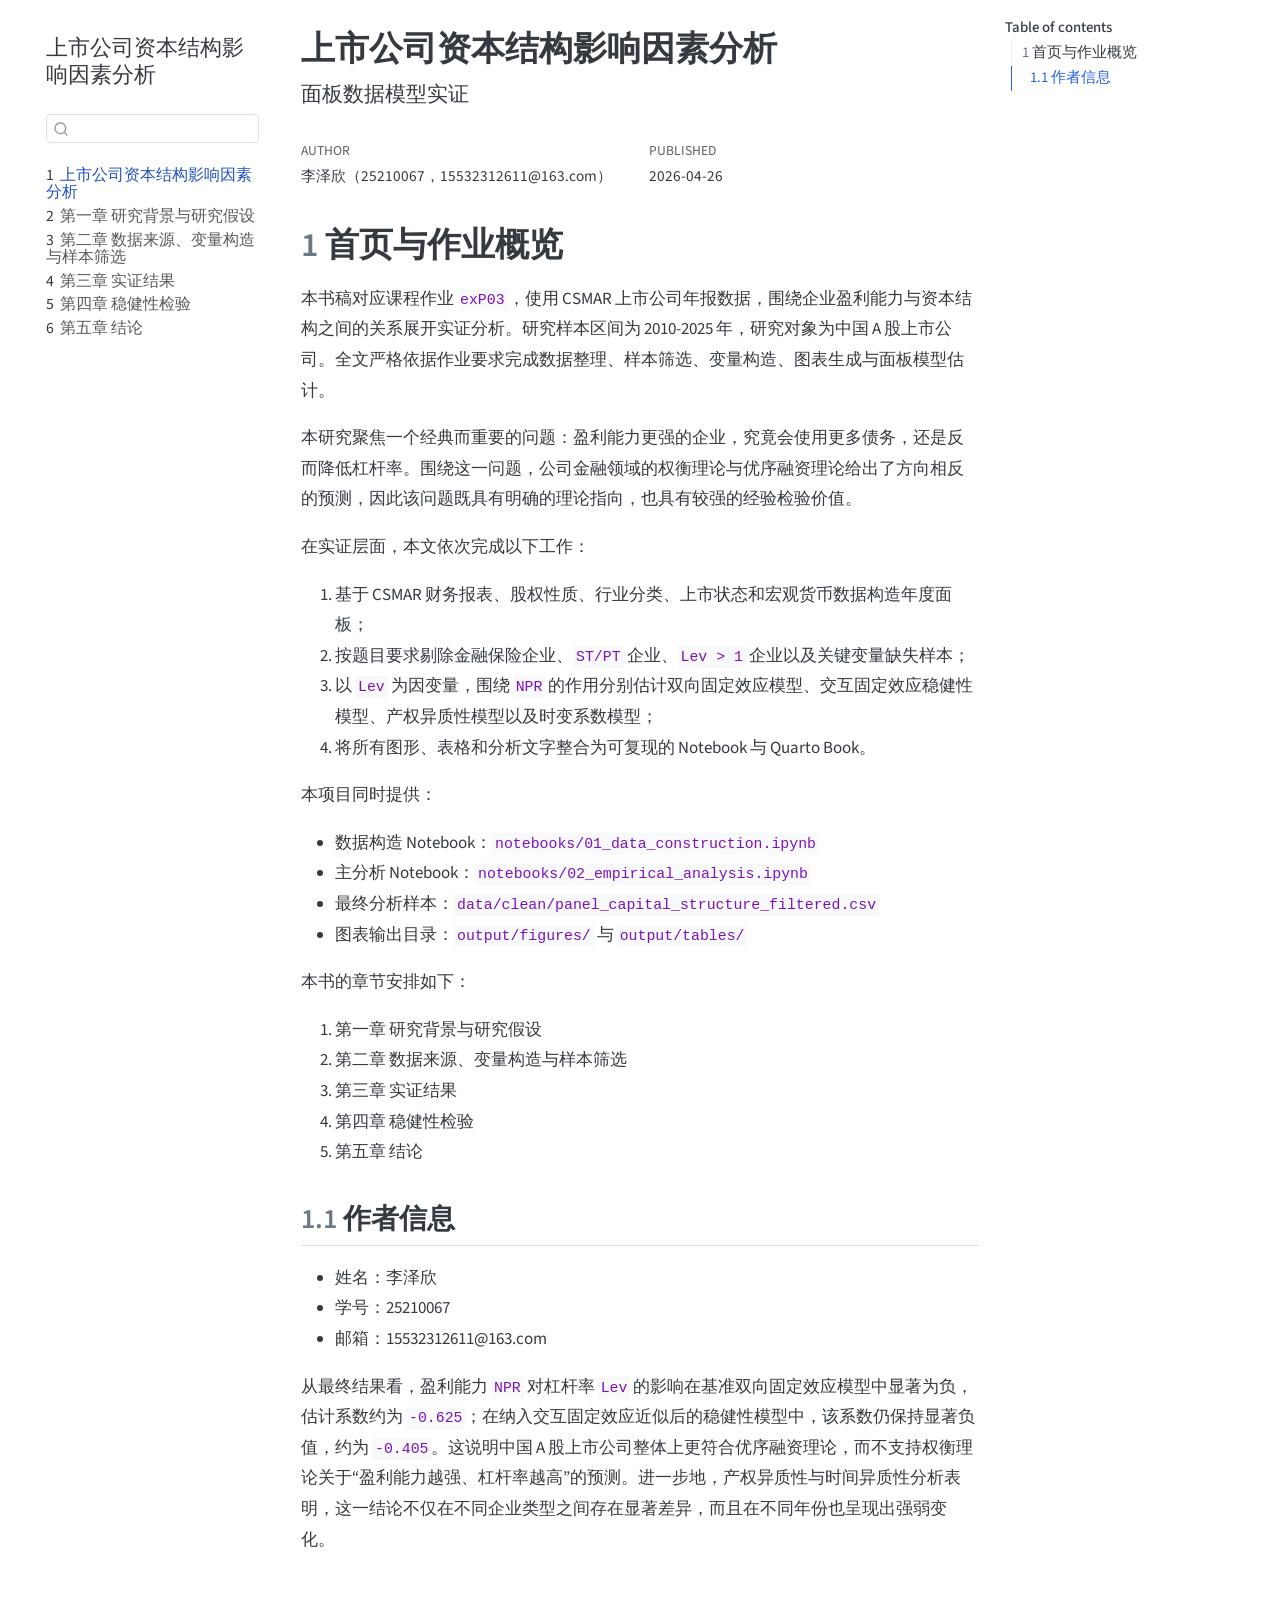
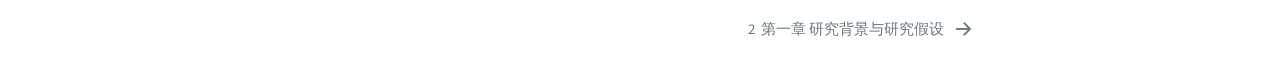
<file: docs/index.html>
<!DOCTYPE html>
<html xmlns="http://www.w3.org/1999/xhtml" lang="en" xml:lang="en"><head>

<meta charset="utf-8">
<meta name="generator" content="quarto-1.7.31">

<meta name="viewport" content="width=device-width, initial-scale=1.0, user-scalable=yes">

<meta name="author" content="李泽欣（25210067，15532312611@163.com）">
<meta name="dcterms.date" content="2026-04-26">

<title>上市公司资本结构影响因素分析</title>
<style>
code{white-space: pre-wrap;}
span.smallcaps{font-variant: small-caps;}
div.columns{display: flex; gap: min(4vw, 1.5em);}
div.column{flex: auto; overflow-x: auto;}
div.hanging-indent{margin-left: 1.5em; text-indent: -1.5em;}
ul.task-list{list-style: none;}
ul.task-list li input[type="checkbox"] {
  width: 0.8em;
  margin: 0 0.8em 0.2em -1em; /* quarto-specific, see https://github.com/quarto-dev/quarto-cli/issues/4556 */ 
  vertical-align: middle;
}
</style>


<script src="site_libs/quarto-nav/quarto-nav.js"></script>
<script src="site_libs/quarto-nav/headroom.min.js"></script>
<script src="site_libs/clipboard/clipboard.min.js"></script>
<script src="site_libs/quarto-search/autocomplete.umd.js"></script>
<script src="site_libs/quarto-search/fuse.min.js"></script>
<script src="site_libs/quarto-search/quarto-search.js"></script>
<meta name="quarto:offset" content="./">
<link href="./chapters/01_introduction.html" rel="next">
<script src="site_libs/quarto-html/quarto.js" type="module"></script>
<script src="site_libs/quarto-html/tabsets/tabsets.js" type="module"></script>
<script src="site_libs/quarto-html/popper.min.js"></script>
<script src="site_libs/quarto-html/tippy.umd.min.js"></script>
<script src="site_libs/quarto-html/anchor.min.js"></script>
<link href="site_libs/quarto-html/tippy.css" rel="stylesheet">
<link href="site_libs/quarto-html/quarto-syntax-highlighting-e1a5c8363afafaef2c763b6775fbf3ca.css" rel="stylesheet" id="quarto-text-highlighting-styles">
<script src="site_libs/bootstrap/bootstrap.min.js"></script>
<link href="site_libs/bootstrap/bootstrap-icons.css" rel="stylesheet">
<link href="site_libs/bootstrap/bootstrap-485d01fc63b59abcd3ee1bf1e8e2748d.min.css" rel="stylesheet" append-hash="true" id="quarto-bootstrap" data-mode="light">
<script id="quarto-search-options" type="application/json">{
  "location": "sidebar",
  "copy-button": false,
  "collapse-after": 3,
  "panel-placement": "start",
  "type": "textbox",
  "limit": 50,
  "keyboard-shortcut": [
    "f",
    "/",
    "s"
  ],
  "show-item-context": false,
  "language": {
    "search-no-results-text": "No results",
    "search-matching-documents-text": "matching documents",
    "search-copy-link-title": "Copy link to search",
    "search-hide-matches-text": "Hide additional matches",
    "search-more-match-text": "more match in this document",
    "search-more-matches-text": "more matches in this document",
    "search-clear-button-title": "Clear",
    "search-text-placeholder": "",
    "search-detached-cancel-button-title": "Cancel",
    "search-submit-button-title": "Submit",
    "search-label": "Search"
  }
}</script>


<link rel="stylesheet" href="styles.css">
</head>

<body class="nav-sidebar floating quarto-light">

<div id="quarto-search-results"></div>
  <header id="quarto-header" class="headroom fixed-top">
  <nav class="quarto-secondary-nav">
    <div class="container-fluid d-flex">
      <button type="button" class="quarto-btn-toggle btn" data-bs-toggle="collapse" role="button" data-bs-target=".quarto-sidebar-collapse-item" aria-controls="quarto-sidebar" aria-expanded="false" aria-label="Toggle sidebar navigation" onclick="if (window.quartoToggleHeadroom) { window.quartoToggleHeadroom(); }">
        <i class="bi bi-layout-text-sidebar-reverse"></i>
      </button>
        <nav class="quarto-page-breadcrumbs" aria-label="breadcrumb"><ol class="breadcrumb"><li class="breadcrumb-item"><a href="./index.html"><span class="chapter-number">1</span>&nbsp; <span class="chapter-title">上市公司资本结构影响因素分析</span></a></li></ol></nav>
        <a class="flex-grow-1" role="navigation" data-bs-toggle="collapse" data-bs-target=".quarto-sidebar-collapse-item" aria-controls="quarto-sidebar" aria-expanded="false" aria-label="Toggle sidebar navigation" onclick="if (window.quartoToggleHeadroom) { window.quartoToggleHeadroom(); }">      
        </a>
      <button type="button" class="btn quarto-search-button" aria-label="Search" onclick="window.quartoOpenSearch();">
        <i class="bi bi-search"></i>
      </button>
    </div>
  </nav>
</header>
<!-- content -->
<div id="quarto-content" class="quarto-container page-columns page-rows-contents page-layout-article">
<!-- sidebar -->
  <nav id="quarto-sidebar" class="sidebar collapse collapse-horizontal quarto-sidebar-collapse-item sidebar-navigation floating overflow-auto">
    <div class="pt-lg-2 mt-2 text-left sidebar-header">
    <div class="sidebar-title mb-0 py-0">
      <a href="./">上市公司资本结构影响因素分析</a> 
    </div>
      </div>
        <div class="mt-2 flex-shrink-0 align-items-center">
        <div class="sidebar-search">
        <div id="quarto-search" class="" title="Search"></div>
        </div>
        </div>
    <div class="sidebar-menu-container"> 
    <ul class="list-unstyled mt-1">
        <li class="sidebar-item">
  <div class="sidebar-item-container"> 
  <a href="./index.html" class="sidebar-item-text sidebar-link active">
 <span class="menu-text"><span class="chapter-number">1</span>&nbsp; <span class="chapter-title">上市公司资本结构影响因素分析</span></span></a>
  </div>
</li>
        <li class="sidebar-item">
  <div class="sidebar-item-container"> 
  <a href="./chapters/01_introduction.html" class="sidebar-item-text sidebar-link">
 <span class="menu-text"><span class="chapter-number">2</span>&nbsp; <span class="chapter-title">第一章 研究背景与研究假设</span></span></a>
  </div>
</li>
        <li class="sidebar-item">
  <div class="sidebar-item-container"> 
  <a href="./chapters/02_data_variables.html" class="sidebar-item-text sidebar-link">
 <span class="menu-text"><span class="chapter-number">3</span>&nbsp; <span class="chapter-title">第二章 数据来源、变量构造与样本筛选</span></span></a>
  </div>
</li>
        <li class="sidebar-item">
  <div class="sidebar-item-container"> 
  <a href="./chapters/03_empirical_results.html" class="sidebar-item-text sidebar-link">
 <span class="menu-text"><span class="chapter-number">4</span>&nbsp; <span class="chapter-title">第三章 实证结果</span></span></a>
  </div>
</li>
        <li class="sidebar-item">
  <div class="sidebar-item-container"> 
  <a href="./chapters/04_robustness_checks.html" class="sidebar-item-text sidebar-link">
 <span class="menu-text"><span class="chapter-number">5</span>&nbsp; <span class="chapter-title">第四章 稳健性检验</span></span></a>
  </div>
</li>
        <li class="sidebar-item">
  <div class="sidebar-item-container"> 
  <a href="./chapters/05_conclusion.html" class="sidebar-item-text sidebar-link">
 <span class="menu-text"><span class="chapter-number">6</span>&nbsp; <span class="chapter-title">第五章 结论</span></span></a>
  </div>
</li>
    </ul>
    </div>
</nav>
<div id="quarto-sidebar-glass" class="quarto-sidebar-collapse-item" data-bs-toggle="collapse" data-bs-target=".quarto-sidebar-collapse-item"></div>
<!-- margin-sidebar -->
    <div id="quarto-margin-sidebar" class="sidebar margin-sidebar">
        <nav id="TOC" role="doc-toc" class="toc-active">
    <h2 id="toc-title">Table of contents</h2>
   
  <ul>
  <li><a href="#首页与作业概览" id="toc-首页与作业概览" class="nav-link active" data-scroll-target="#首页与作业概览"><span class="header-section-number">1</span> 首页与作业概览</a>
  <ul class="collapse">
  <li><a href="#作者信息" id="toc-作者信息" class="nav-link" data-scroll-target="#作者信息"><span class="header-section-number">1.1</span> 作者信息</a></li>
  </ul></li>
  </ul>
</nav>
    </div>
<!-- main -->
<main class="content" id="quarto-document-content">

<header id="title-block-header" class="quarto-title-block default">
<div class="quarto-title">
<h1 class="title">上市公司资本结构影响因素分析</h1>
<p class="subtitle lead">面板数据模型实证</p>
</div>



<div class="quarto-title-meta">

    <div>
    <div class="quarto-title-meta-heading">Author</div>
    <div class="quarto-title-meta-contents">
             <p>李泽欣（25210067，15532312611@163.com） </p>
          </div>
  </div>
    
    <div>
    <div class="quarto-title-meta-heading">Published</div>
    <div class="quarto-title-meta-contents">
      <p class="date">2026-04-26</p>
    </div>
  </div>
  
    
  </div>
  


</header>


<section id="首页与作业概览" class="level1" data-number="1">
<h1 data-number="1"><span class="header-section-number">1</span> 首页与作业概览</h1>
<p>本书稿对应课程作业 <code>exP03</code>，使用 CSMAR 上市公司年报数据，围绕企业盈利能力与资本结构之间的关系展开实证分析。研究样本区间为 2010-2025 年，研究对象为中国 A 股上市公司。全文严格依据作业要求完成数据整理、样本筛选、变量构造、图表生成与面板模型估计。</p>
<p>本研究聚焦一个经典而重要的问题：盈利能力更强的企业，究竟会使用更多债务，还是反而降低杠杆率。围绕这一问题，公司金融领域的权衡理论与优序融资理论给出了方向相反的预测，因此该问题既具有明确的理论指向，也具有较强的经验检验价值。</p>
<p>在实证层面，本文依次完成以下工作：</p>
<ol type="1">
<li>基于 CSMAR 财务报表、股权性质、行业分类、上市状态和宏观货币数据构造年度面板；</li>
<li>按题目要求剔除金融保险企业、<code>ST/PT</code> 企业、<code>Lev &gt; 1</code> 企业以及关键变量缺失样本；</li>
<li>以 <code>Lev</code> 为因变量，围绕 <code>NPR</code> 的作用分别估计双向固定效应模型、交互固定效应稳健性模型、产权异质性模型以及时变系数模型；</li>
<li>将所有图形、表格和分析文字整合为可复现的 Notebook 与 Quarto Book。</li>
</ol>
<p>本项目同时提供：</p>
<ul>
<li>数据构造 Notebook：<code>notebooks/01_data_construction.ipynb</code></li>
<li>主分析 Notebook：<code>notebooks/02_empirical_analysis.ipynb</code></li>
<li>最终分析样本：<code>data/clean/panel_capital_structure_filtered.csv</code></li>
<li>图表输出目录：<code>output/figures/</code> 与 <code>output/tables/</code></li>
</ul>
<p>本书的章节安排如下：</p>
<ol type="1">
<li>第一章 研究背景与研究假设</li>
<li>第二章 数据来源、变量构造与样本筛选</li>
<li>第三章 实证结果</li>
<li>第四章 稳健性检验</li>
<li>第五章 结论</li>
</ol>
<section id="作者信息" class="level2" data-number="1.1">
<h2 data-number="1.1" class="anchored" data-anchor-id="作者信息"><span class="header-section-number">1.1</span> 作者信息</h2>
<ul>
<li>姓名：李泽欣</li>
<li>学号：25210067</li>
<li>邮箱：15532312611@163.com</li>
</ul>
<p>从最终结果看，盈利能力 <code>NPR</code> 对杠杆率 <code>Lev</code> 的影响在基准双向固定效应模型中显著为负，估计系数约为 <code>-0.625</code>；在纳入交互固定效应近似后的稳健性模型中，该系数仍保持显著负值，约为 <code>-0.405</code>。这说明中国 A 股上市公司整体上更符合优序融资理论，而不支持权衡理论关于“盈利能力越强、杠杆率越高”的预测。进一步地，产权异质性与时间异质性分析表明，这一结论不仅在不同企业类型之间存在显著差异，而且在不同年份也呈现出强弱变化。</p>


</section>
</section>

</main> <!-- /main -->
<script id="quarto-html-after-body" type="application/javascript">
  window.document.addEventListener("DOMContentLoaded", function (event) {
    const icon = "";
    const anchorJS = new window.AnchorJS();
    anchorJS.options = {
      placement: 'right',
      icon: icon
    };
    anchorJS.add('.anchored');
    const isCodeAnnotation = (el) => {
      for (const clz of el.classList) {
        if (clz.startsWith('code-annotation-')) {                     
          return true;
        }
      }
      return false;
    }
    const onCopySuccess = function(e) {
      // button target
      const button = e.trigger;
      // don't keep focus
      button.blur();
      // flash "checked"
      button.classList.add('code-copy-button-checked');
      var currentTitle = button.getAttribute("title");
      button.setAttribute("title", "Copied!");
      let tooltip;
      if (window.bootstrap) {
        button.setAttribute("data-bs-toggle", "tooltip");
        button.setAttribute("data-bs-placement", "left");
        button.setAttribute("data-bs-title", "Copied!");
        tooltip = new bootstrap.Tooltip(button, 
          { trigger: "manual", 
            customClass: "code-copy-button-tooltip",
            offset: [0, -8]});
        tooltip.show();    
      }
      setTimeout(function() {
        if (tooltip) {
          tooltip.hide();
          button.removeAttribute("data-bs-title");
          button.removeAttribute("data-bs-toggle");
          button.removeAttribute("data-bs-placement");
        }
        button.setAttribute("title", currentTitle);
        button.classList.remove('code-copy-button-checked');
      }, 1000);
      // clear code selection
      e.clearSelection();
    }
    const getTextToCopy = function(trigger) {
        const codeEl = trigger.previousElementSibling.cloneNode(true);
        for (const childEl of codeEl.children) {
          if (isCodeAnnotation(childEl)) {
            childEl.remove();
          }
        }
        return codeEl.innerText;
    }
    const clipboard = new window.ClipboardJS('.code-copy-button:not([data-in-quarto-modal])', {
      text: getTextToCopy
    });
    clipboard.on('success', onCopySuccess);
    if (window.document.getElementById('quarto-embedded-source-code-modal')) {
      const clipboardModal = new window.ClipboardJS('.code-copy-button[data-in-quarto-modal]', {
        text: getTextToCopy,
        container: window.document.getElementById('quarto-embedded-source-code-modal')
      });
      clipboardModal.on('success', onCopySuccess);
    }
      var localhostRegex = new RegExp(/^(?:http|https):\/\/localhost\:?[0-9]*\//);
      var mailtoRegex = new RegExp(/^mailto:/);
        var filterRegex = new RegExp('/' + window.location.host + '/');
      var isInternal = (href) => {
          return filterRegex.test(href) || localhostRegex.test(href) || mailtoRegex.test(href);
      }
      // Inspect non-navigation links and adorn them if external
     var links = window.document.querySelectorAll('a[href]:not(.nav-link):not(.navbar-brand):not(.toc-action):not(.sidebar-link):not(.sidebar-item-toggle):not(.pagination-link):not(.no-external):not([aria-hidden]):not(.dropdown-item):not(.quarto-navigation-tool):not(.about-link)');
      for (var i=0; i<links.length; i++) {
        const link = links[i];
        if (!isInternal(link.href)) {
          // undo the damage that might have been done by quarto-nav.js in the case of
          // links that we want to consider external
          if (link.dataset.originalHref !== undefined) {
            link.href = link.dataset.originalHref;
          }
        }
      }
    function tippyHover(el, contentFn, onTriggerFn, onUntriggerFn) {
      const config = {
        allowHTML: true,
        maxWidth: 500,
        delay: 100,
        arrow: false,
        appendTo: function(el) {
            return el.parentElement;
        },
        interactive: true,
        interactiveBorder: 10,
        theme: 'quarto',
        placement: 'bottom-start',
      };
      if (contentFn) {
        config.content = contentFn;
      }
      if (onTriggerFn) {
        config.onTrigger = onTriggerFn;
      }
      if (onUntriggerFn) {
        config.onUntrigger = onUntriggerFn;
      }
      window.tippy(el, config); 
    }
    const noterefs = window.document.querySelectorAll('a[role="doc-noteref"]');
    for (var i=0; i<noterefs.length; i++) {
      const ref = noterefs[i];
      tippyHover(ref, function() {
        // use id or data attribute instead here
        let href = ref.getAttribute('data-footnote-href') || ref.getAttribute('href');
        try { href = new URL(href).hash; } catch {}
        const id = href.replace(/^#\/?/, "");
        const note = window.document.getElementById(id);
        if (note) {
          return note.innerHTML;
        } else {
          return "";
        }
      });
    }
    const xrefs = window.document.querySelectorAll('a.quarto-xref');
    const processXRef = (id, note) => {
      // Strip column container classes
      const stripColumnClz = (el) => {
        el.classList.remove("page-full", "page-columns");
        if (el.children) {
          for (const child of el.children) {
            stripColumnClz(child);
          }
        }
      }
      stripColumnClz(note)
      if (id === null || id.startsWith('sec-')) {
        // Special case sections, only their first couple elements
        const container = document.createElement("div");
        if (note.children && note.children.length > 2) {
          container.appendChild(note.children[0].cloneNode(true));
          for (let i = 1; i < note.children.length; i++) {
            const child = note.children[i];
            if (child.tagName === "P" && child.innerText === "") {
              continue;
            } else {
              container.appendChild(child.cloneNode(true));
              break;
            }
          }
          if (window.Quarto?.typesetMath) {
            window.Quarto.typesetMath(container);
          }
          return container.innerHTML
        } else {
          if (window.Quarto?.typesetMath) {
            window.Quarto.typesetMath(note);
          }
          return note.innerHTML;
        }
      } else {
        // Remove any anchor links if they are present
        const anchorLink = note.querySelector('a.anchorjs-link');
        if (anchorLink) {
          anchorLink.remove();
        }
        if (window.Quarto?.typesetMath) {
          window.Quarto.typesetMath(note);
        }
        if (note.classList.contains("callout")) {
          return note.outerHTML;
        } else {
          return note.innerHTML;
        }
      }
    }
    for (var i=0; i<xrefs.length; i++) {
      const xref = xrefs[i];
      tippyHover(xref, undefined, function(instance) {
        instance.disable();
        let url = xref.getAttribute('href');
        let hash = undefined; 
        if (url.startsWith('#')) {
          hash = url;
        } else {
          try { hash = new URL(url).hash; } catch {}
        }
        if (hash) {
          const id = hash.replace(/^#\/?/, "");
          const note = window.document.getElementById(id);
          if (note !== null) {
            try {
              const html = processXRef(id, note.cloneNode(true));
              instance.setContent(html);
            } finally {
              instance.enable();
              instance.show();
            }
          } else {
            // See if we can fetch this
            fetch(url.split('#')[0])
            .then(res => res.text())
            .then(html => {
              const parser = new DOMParser();
              const htmlDoc = parser.parseFromString(html, "text/html");
              const note = htmlDoc.getElementById(id);
              if (note !== null) {
                const html = processXRef(id, note);
                instance.setContent(html);
              } 
            }).finally(() => {
              instance.enable();
              instance.show();
            });
          }
        } else {
          // See if we can fetch a full url (with no hash to target)
          // This is a special case and we should probably do some content thinning / targeting
          fetch(url)
          .then(res => res.text())
          .then(html => {
            const parser = new DOMParser();
            const htmlDoc = parser.parseFromString(html, "text/html");
            const note = htmlDoc.querySelector('main.content');
            if (note !== null) {
              // This should only happen for chapter cross references
              // (since there is no id in the URL)
              // remove the first header
              if (note.children.length > 0 && note.children[0].tagName === "HEADER") {
                note.children[0].remove();
              }
              const html = processXRef(null, note);
              instance.setContent(html);
            } 
          }).finally(() => {
            instance.enable();
            instance.show();
          });
        }
      }, function(instance) {
      });
    }
        let selectedAnnoteEl;
        const selectorForAnnotation = ( cell, annotation) => {
          let cellAttr = 'data-code-cell="' + cell + '"';
          let lineAttr = 'data-code-annotation="' +  annotation + '"';
          const selector = 'span[' + cellAttr + '][' + lineAttr + ']';
          return selector;
        }
        const selectCodeLines = (annoteEl) => {
          const doc = window.document;
          const targetCell = annoteEl.getAttribute("data-target-cell");
          const targetAnnotation = annoteEl.getAttribute("data-target-annotation");
          const annoteSpan = window.document.querySelector(selectorForAnnotation(targetCell, targetAnnotation));
          const lines = annoteSpan.getAttribute("data-code-lines").split(",");
          const lineIds = lines.map((line) => {
            return targetCell + "-" + line;
          })
          let top = null;
          let height = null;
          let parent = null;
          if (lineIds.length > 0) {
              //compute the position of the single el (top and bottom and make a div)
              const el = window.document.getElementById(lineIds[0]);
              top = el.offsetTop;
              height = el.offsetHeight;
              parent = el.parentElement.parentElement;
            if (lineIds.length > 1) {
              const lastEl = window.document.getElementById(lineIds[lineIds.length - 1]);
              const bottom = lastEl.offsetTop + lastEl.offsetHeight;
              height = bottom - top;
            }
            if (top !== null && height !== null && parent !== null) {
              // cook up a div (if necessary) and position it 
              let div = window.document.getElementById("code-annotation-line-highlight");
              if (div === null) {
                div = window.document.createElement("div");
                div.setAttribute("id", "code-annotation-line-highlight");
                div.style.position = 'absolute';
                parent.appendChild(div);
              }
              div.style.top = top - 2 + "px";
              div.style.height = height + 4 + "px";
              div.style.left = 0;
              let gutterDiv = window.document.getElementById("code-annotation-line-highlight-gutter");
              if (gutterDiv === null) {
                gutterDiv = window.document.createElement("div");
                gutterDiv.setAttribute("id", "code-annotation-line-highlight-gutter");
                gutterDiv.style.position = 'absolute';
                const codeCell = window.document.getElementById(targetCell);
                const gutter = codeCell.querySelector('.code-annotation-gutter');
                gutter.appendChild(gutterDiv);
              }
              gutterDiv.style.top = top - 2 + "px";
              gutterDiv.style.height = height + 4 + "px";
            }
            selectedAnnoteEl = annoteEl;
          }
        };
        const unselectCodeLines = () => {
          const elementsIds = ["code-annotation-line-highlight", "code-annotation-line-highlight-gutter"];
          elementsIds.forEach((elId) => {
            const div = window.document.getElementById(elId);
            if (div) {
              div.remove();
            }
          });
          selectedAnnoteEl = undefined;
        };
          // Handle positioning of the toggle
      window.addEventListener(
        "resize",
        throttle(() => {
          elRect = undefined;
          if (selectedAnnoteEl) {
            selectCodeLines(selectedAnnoteEl);
          }
        }, 10)
      );
      function throttle(fn, ms) {
      let throttle = false;
      let timer;
        return (...args) => {
          if(!throttle) { // first call gets through
              fn.apply(this, args);
              throttle = true;
          } else { // all the others get throttled
              if(timer) clearTimeout(timer); // cancel #2
              timer = setTimeout(() => {
                fn.apply(this, args);
                timer = throttle = false;
              }, ms);
          }
        };
      }
        // Attach click handler to the DT
        const annoteDls = window.document.querySelectorAll('dt[data-target-cell]');
        for (const annoteDlNode of annoteDls) {
          annoteDlNode.addEventListener('click', (event) => {
            const clickedEl = event.target;
            if (clickedEl !== selectedAnnoteEl) {
              unselectCodeLines();
              const activeEl = window.document.querySelector('dt[data-target-cell].code-annotation-active');
              if (activeEl) {
                activeEl.classList.remove('code-annotation-active');
              }
              selectCodeLines(clickedEl);
              clickedEl.classList.add('code-annotation-active');
            } else {
              // Unselect the line
              unselectCodeLines();
              clickedEl.classList.remove('code-annotation-active');
            }
          });
        }
    const findCites = (el) => {
      const parentEl = el.parentElement;
      if (parentEl) {
        const cites = parentEl.dataset.cites;
        if (cites) {
          return {
            el,
            cites: cites.split(' ')
          };
        } else {
          return findCites(el.parentElement)
        }
      } else {
        return undefined;
      }
    };
    var bibliorefs = window.document.querySelectorAll('a[role="doc-biblioref"]');
    for (var i=0; i<bibliorefs.length; i++) {
      const ref = bibliorefs[i];
      const citeInfo = findCites(ref);
      if (citeInfo) {
        tippyHover(citeInfo.el, function() {
          var popup = window.document.createElement('div');
          citeInfo.cites.forEach(function(cite) {
            var citeDiv = window.document.createElement('div');
            citeDiv.classList.add('hanging-indent');
            citeDiv.classList.add('csl-entry');
            var biblioDiv = window.document.getElementById('ref-' + cite);
            if (biblioDiv) {
              citeDiv.innerHTML = biblioDiv.innerHTML;
            }
            popup.appendChild(citeDiv);
          });
          return popup.innerHTML;
        });
      }
    }
  });
  </script>
<nav class="page-navigation">
  <div class="nav-page nav-page-previous">
  </div>
  <div class="nav-page nav-page-next">
      <a href="./chapters/01_introduction.html" class="pagination-link" aria-label="第一章 研究背景与研究假设">
        <span class="nav-page-text"><span class="chapter-number">2</span>&nbsp; <span class="chapter-title">第一章 研究背景与研究假设</span></span> <i class="bi bi-arrow-right-short"></i>
      </a>
  </div>
</nav>
</div> <!-- /content -->




</body></html>
</file>
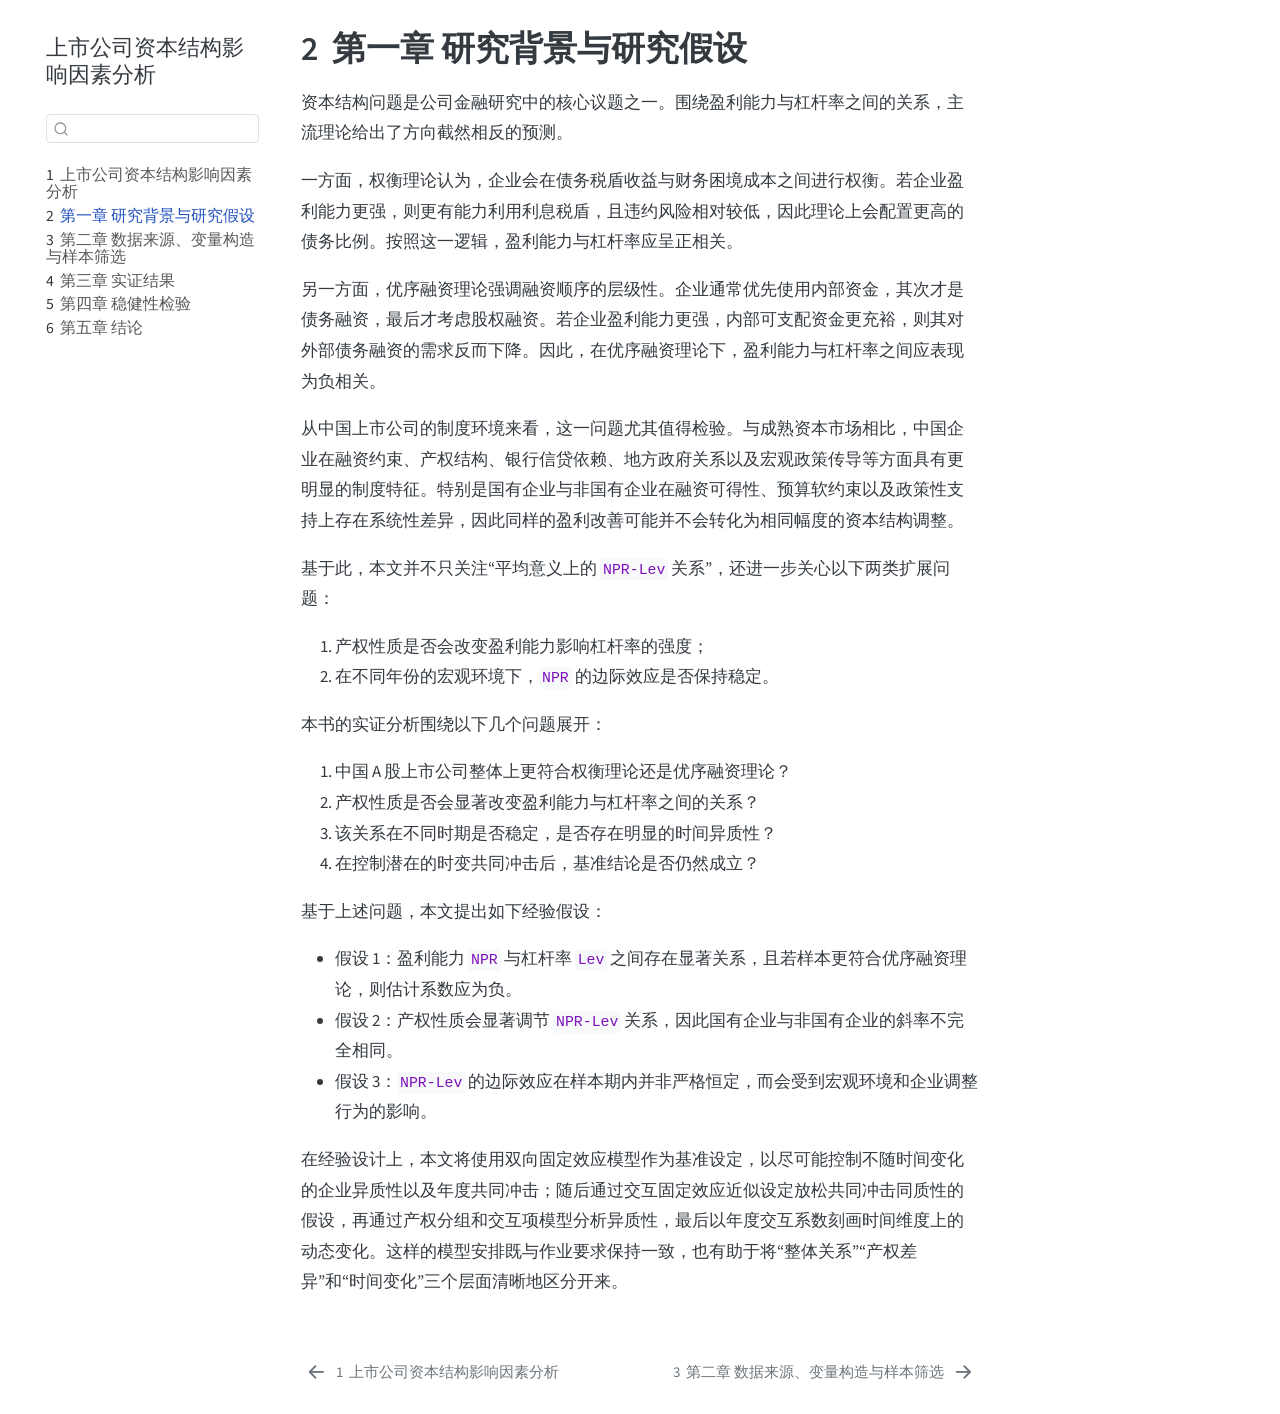
<file: docs/chapters/01_introduction.html>
<!DOCTYPE html>
<html xmlns="http://www.w3.org/1999/xhtml" lang="en" xml:lang="en"><head>

<meta charset="utf-8">
<meta name="generator" content="quarto-1.7.31">

<meta name="viewport" content="width=device-width, initial-scale=1.0, user-scalable=yes">


<title>2&nbsp; 第一章 研究背景与研究假设 – 上市公司资本结构影响因素分析</title>
<style>
code{white-space: pre-wrap;}
span.smallcaps{font-variant: small-caps;}
div.columns{display: flex; gap: min(4vw, 1.5em);}
div.column{flex: auto; overflow-x: auto;}
div.hanging-indent{margin-left: 1.5em; text-indent: -1.5em;}
ul.task-list{list-style: none;}
ul.task-list li input[type="checkbox"] {
  width: 0.8em;
  margin: 0 0.8em 0.2em -1em; /* quarto-specific, see https://github.com/quarto-dev/quarto-cli/issues/4556 */ 
  vertical-align: middle;
}
</style>


<script src="../site_libs/quarto-nav/quarto-nav.js"></script>
<script src="../site_libs/quarto-nav/headroom.min.js"></script>
<script src="../site_libs/clipboard/clipboard.min.js"></script>
<script src="../site_libs/quarto-search/autocomplete.umd.js"></script>
<script src="../site_libs/quarto-search/fuse.min.js"></script>
<script src="../site_libs/quarto-search/quarto-search.js"></script>
<meta name="quarto:offset" content="../">
<link href="../chapters/02_data_variables.html" rel="next">
<link href="../index.html" rel="prev">
<script src="../site_libs/quarto-html/quarto.js" type="module"></script>
<script src="../site_libs/quarto-html/tabsets/tabsets.js" type="module"></script>
<script src="../site_libs/quarto-html/popper.min.js"></script>
<script src="../site_libs/quarto-html/tippy.umd.min.js"></script>
<script src="../site_libs/quarto-html/anchor.min.js"></script>
<link href="../site_libs/quarto-html/tippy.css" rel="stylesheet">
<link href="../site_libs/quarto-html/quarto-syntax-highlighting-e1a5c8363afafaef2c763b6775fbf3ca.css" rel="stylesheet" id="quarto-text-highlighting-styles">
<script src="../site_libs/bootstrap/bootstrap.min.js"></script>
<link href="../site_libs/bootstrap/bootstrap-icons.css" rel="stylesheet">
<link href="../site_libs/bootstrap/bootstrap-485d01fc63b59abcd3ee1bf1e8e2748d.min.css" rel="stylesheet" append-hash="true" id="quarto-bootstrap" data-mode="light">
<script id="quarto-search-options" type="application/json">{
  "location": "sidebar",
  "copy-button": false,
  "collapse-after": 3,
  "panel-placement": "start",
  "type": "textbox",
  "limit": 50,
  "keyboard-shortcut": [
    "f",
    "/",
    "s"
  ],
  "show-item-context": false,
  "language": {
    "search-no-results-text": "No results",
    "search-matching-documents-text": "matching documents",
    "search-copy-link-title": "Copy link to search",
    "search-hide-matches-text": "Hide additional matches",
    "search-more-match-text": "more match in this document",
    "search-more-matches-text": "more matches in this document",
    "search-clear-button-title": "Clear",
    "search-text-placeholder": "",
    "search-detached-cancel-button-title": "Cancel",
    "search-submit-button-title": "Submit",
    "search-label": "Search"
  }
}</script>


<link rel="stylesheet" href="../styles.css">
</head>

<body class="nav-sidebar floating quarto-light">

<div id="quarto-search-results"></div>
  <header id="quarto-header" class="headroom fixed-top">
  <nav class="quarto-secondary-nav">
    <div class="container-fluid d-flex">
      <button type="button" class="quarto-btn-toggle btn" data-bs-toggle="collapse" role="button" data-bs-target=".quarto-sidebar-collapse-item" aria-controls="quarto-sidebar" aria-expanded="false" aria-label="Toggle sidebar navigation" onclick="if (window.quartoToggleHeadroom) { window.quartoToggleHeadroom(); }">
        <i class="bi bi-layout-text-sidebar-reverse"></i>
      </button>
        <nav class="quarto-page-breadcrumbs" aria-label="breadcrumb"><ol class="breadcrumb"><li class="breadcrumb-item"><a href="../chapters/01_introduction.html"><span class="chapter-number">2</span>&nbsp; <span class="chapter-title">第一章 研究背景与研究假设</span></a></li></ol></nav>
        <a class="flex-grow-1" role="navigation" data-bs-toggle="collapse" data-bs-target=".quarto-sidebar-collapse-item" aria-controls="quarto-sidebar" aria-expanded="false" aria-label="Toggle sidebar navigation" onclick="if (window.quartoToggleHeadroom) { window.quartoToggleHeadroom(); }">      
        </a>
      <button type="button" class="btn quarto-search-button" aria-label="Search" onclick="window.quartoOpenSearch();">
        <i class="bi bi-search"></i>
      </button>
    </div>
  </nav>
</header>
<!-- content -->
<div id="quarto-content" class="quarto-container page-columns page-rows-contents page-layout-article">
<!-- sidebar -->
  <nav id="quarto-sidebar" class="sidebar collapse collapse-horizontal quarto-sidebar-collapse-item sidebar-navigation floating overflow-auto">
    <div class="pt-lg-2 mt-2 text-left sidebar-header">
    <div class="sidebar-title mb-0 py-0">
      <a href="../">上市公司资本结构影响因素分析</a> 
    </div>
      </div>
        <div class="mt-2 flex-shrink-0 align-items-center">
        <div class="sidebar-search">
        <div id="quarto-search" class="" title="Search"></div>
        </div>
        </div>
    <div class="sidebar-menu-container"> 
    <ul class="list-unstyled mt-1">
        <li class="sidebar-item">
  <div class="sidebar-item-container"> 
  <a href="../index.html" class="sidebar-item-text sidebar-link">
 <span class="menu-text"><span class="chapter-number">1</span>&nbsp; <span class="chapter-title">上市公司资本结构影响因素分析</span></span></a>
  </div>
</li>
        <li class="sidebar-item">
  <div class="sidebar-item-container"> 
  <a href="../chapters/01_introduction.html" class="sidebar-item-text sidebar-link active">
 <span class="menu-text"><span class="chapter-number">2</span>&nbsp; <span class="chapter-title">第一章 研究背景与研究假设</span></span></a>
  </div>
</li>
        <li class="sidebar-item">
  <div class="sidebar-item-container"> 
  <a href="../chapters/02_data_variables.html" class="sidebar-item-text sidebar-link">
 <span class="menu-text"><span class="chapter-number">3</span>&nbsp; <span class="chapter-title">第二章 数据来源、变量构造与样本筛选</span></span></a>
  </div>
</li>
        <li class="sidebar-item">
  <div class="sidebar-item-container"> 
  <a href="../chapters/03_empirical_results.html" class="sidebar-item-text sidebar-link">
 <span class="menu-text"><span class="chapter-number">4</span>&nbsp; <span class="chapter-title">第三章 实证结果</span></span></a>
  </div>
</li>
        <li class="sidebar-item">
  <div class="sidebar-item-container"> 
  <a href="../chapters/04_robustness_checks.html" class="sidebar-item-text sidebar-link">
 <span class="menu-text"><span class="chapter-number">5</span>&nbsp; <span class="chapter-title">第四章 稳健性检验</span></span></a>
  </div>
</li>
        <li class="sidebar-item">
  <div class="sidebar-item-container"> 
  <a href="../chapters/05_conclusion.html" class="sidebar-item-text sidebar-link">
 <span class="menu-text"><span class="chapter-number">6</span>&nbsp; <span class="chapter-title">第五章 结论</span></span></a>
  </div>
</li>
    </ul>
    </div>
</nav>
<div id="quarto-sidebar-glass" class="quarto-sidebar-collapse-item" data-bs-toggle="collapse" data-bs-target=".quarto-sidebar-collapse-item"></div>
<!-- margin-sidebar -->
    <div id="quarto-margin-sidebar" class="sidebar margin-sidebar zindex-bottom">
        
    </div>
<!-- main -->
<main class="content" id="quarto-document-content">

<header id="title-block-header" class="quarto-title-block default">
<div class="quarto-title">
<h1 class="title"><span class="chapter-number">2</span>&nbsp; <span class="chapter-title">第一章 研究背景与研究假设</span></h1>
</div>



<div class="quarto-title-meta">

    
  
    
  </div>
  


</header>


<p>资本结构问题是公司金融研究中的核心议题之一。围绕盈利能力与杠杆率之间的关系，主流理论给出了方向截然相反的预测。</p>
<p>一方面，权衡理论认为，企业会在债务税盾收益与财务困境成本之间进行权衡。若企业盈利能力更强，则更有能力利用利息税盾，且违约风险相对较低，因此理论上会配置更高的债务比例。按照这一逻辑，盈利能力与杠杆率应呈正相关。</p>
<p>另一方面，优序融资理论强调融资顺序的层级性。企业通常优先使用内部资金，其次才是债务融资，最后才考虑股权融资。若企业盈利能力更强，内部可支配资金更充裕，则其对外部债务融资的需求反而下降。因此，在优序融资理论下，盈利能力与杠杆率之间应表现为负相关。</p>
<p>从中国上市公司的制度环境来看，这一问题尤其值得检验。与成熟资本市场相比，中国企业在融资约束、产权结构、银行信贷依赖、地方政府关系以及宏观政策传导等方面具有更明显的制度特征。特别是国有企业与非国有企业在融资可得性、预算软约束以及政策性支持上存在系统性差异，因此同样的盈利改善可能并不会转化为相同幅度的资本结构调整。</p>
<p>基于此，本文并不只关注“平均意义上的 <code>NPR-Lev</code> 关系”，还进一步关心以下两类扩展问题：</p>
<ol type="1">
<li>产权性质是否会改变盈利能力影响杠杆率的强度；</li>
<li>在不同年份的宏观环境下，<code>NPR</code> 的边际效应是否保持稳定。</li>
</ol>
<p>本书的实证分析围绕以下几个问题展开：</p>
<ol type="1">
<li>中国 A 股上市公司整体上更符合权衡理论还是优序融资理论？</li>
<li>产权性质是否会显著改变盈利能力与杠杆率之间的关系？</li>
<li>该关系在不同时期是否稳定，是否存在明显的时间异质性？</li>
<li>在控制潜在的时变共同冲击后，基准结论是否仍然成立？</li>
</ol>
<p>基于上述问题，本文提出如下经验假设：</p>
<ul>
<li>假设 1：盈利能力 <code>NPR</code> 与杠杆率 <code>Lev</code> 之间存在显著关系，且若样本更符合优序融资理论，则估计系数应为负。</li>
<li>假设 2：产权性质会显著调节 <code>NPR-Lev</code> 关系，因此国有企业与非国有企业的斜率不完全相同。</li>
<li>假设 3：<code>NPR-Lev</code> 的边际效应在样本期内并非严格恒定，而会受到宏观环境和企业调整行为的影响。</li>
</ul>
<p>在经验设计上，本文将使用双向固定效应模型作为基准设定，以尽可能控制不随时间变化的企业异质性以及年度共同冲击；随后通过交互固定效应近似设定放松共同冲击同质性的假设，再通过产权分组和交互项模型分析异质性，最后以年度交互系数刻画时间维度上的动态变化。这样的模型安排既与作业要求保持一致，也有助于将“整体关系”“产权差异”和“时间变化”三个层面清晰地区分开来。</p>



</main> <!-- /main -->
<script id="quarto-html-after-body" type="application/javascript">
  window.document.addEventListener("DOMContentLoaded", function (event) {
    const icon = "";
    const anchorJS = new window.AnchorJS();
    anchorJS.options = {
      placement: 'right',
      icon: icon
    };
    anchorJS.add('.anchored');
    const isCodeAnnotation = (el) => {
      for (const clz of el.classList) {
        if (clz.startsWith('code-annotation-')) {                     
          return true;
        }
      }
      return false;
    }
    const onCopySuccess = function(e) {
      // button target
      const button = e.trigger;
      // don't keep focus
      button.blur();
      // flash "checked"
      button.classList.add('code-copy-button-checked');
      var currentTitle = button.getAttribute("title");
      button.setAttribute("title", "Copied!");
      let tooltip;
      if (window.bootstrap) {
        button.setAttribute("data-bs-toggle", "tooltip");
        button.setAttribute("data-bs-placement", "left");
        button.setAttribute("data-bs-title", "Copied!");
        tooltip = new bootstrap.Tooltip(button, 
          { trigger: "manual", 
            customClass: "code-copy-button-tooltip",
            offset: [0, -8]});
        tooltip.show();    
      }
      setTimeout(function() {
        if (tooltip) {
          tooltip.hide();
          button.removeAttribute("data-bs-title");
          button.removeAttribute("data-bs-toggle");
          button.removeAttribute("data-bs-placement");
        }
        button.setAttribute("title", currentTitle);
        button.classList.remove('code-copy-button-checked');
      }, 1000);
      // clear code selection
      e.clearSelection();
    }
    const getTextToCopy = function(trigger) {
        const codeEl = trigger.previousElementSibling.cloneNode(true);
        for (const childEl of codeEl.children) {
          if (isCodeAnnotation(childEl)) {
            childEl.remove();
          }
        }
        return codeEl.innerText;
    }
    const clipboard = new window.ClipboardJS('.code-copy-button:not([data-in-quarto-modal])', {
      text: getTextToCopy
    });
    clipboard.on('success', onCopySuccess);
    if (window.document.getElementById('quarto-embedded-source-code-modal')) {
      const clipboardModal = new window.ClipboardJS('.code-copy-button[data-in-quarto-modal]', {
        text: getTextToCopy,
        container: window.document.getElementById('quarto-embedded-source-code-modal')
      });
      clipboardModal.on('success', onCopySuccess);
    }
      var localhostRegex = new RegExp(/^(?:http|https):\/\/localhost\:?[0-9]*\//);
      var mailtoRegex = new RegExp(/^mailto:/);
        var filterRegex = new RegExp('/' + window.location.host + '/');
      var isInternal = (href) => {
          return filterRegex.test(href) || localhostRegex.test(href) || mailtoRegex.test(href);
      }
      // Inspect non-navigation links and adorn them if external
     var links = window.document.querySelectorAll('a[href]:not(.nav-link):not(.navbar-brand):not(.toc-action):not(.sidebar-link):not(.sidebar-item-toggle):not(.pagination-link):not(.no-external):not([aria-hidden]):not(.dropdown-item):not(.quarto-navigation-tool):not(.about-link)');
      for (var i=0; i<links.length; i++) {
        const link = links[i];
        if (!isInternal(link.href)) {
          // undo the damage that might have been done by quarto-nav.js in the case of
          // links that we want to consider external
          if (link.dataset.originalHref !== undefined) {
            link.href = link.dataset.originalHref;
          }
        }
      }
    function tippyHover(el, contentFn, onTriggerFn, onUntriggerFn) {
      const config = {
        allowHTML: true,
        maxWidth: 500,
        delay: 100,
        arrow: false,
        appendTo: function(el) {
            return el.parentElement;
        },
        interactive: true,
        interactiveBorder: 10,
        theme: 'quarto',
        placement: 'bottom-start',
      };
      if (contentFn) {
        config.content = contentFn;
      }
      if (onTriggerFn) {
        config.onTrigger = onTriggerFn;
      }
      if (onUntriggerFn) {
        config.onUntrigger = onUntriggerFn;
      }
      window.tippy(el, config); 
    }
    const noterefs = window.document.querySelectorAll('a[role="doc-noteref"]');
    for (var i=0; i<noterefs.length; i++) {
      const ref = noterefs[i];
      tippyHover(ref, function() {
        // use id or data attribute instead here
        let href = ref.getAttribute('data-footnote-href') || ref.getAttribute('href');
        try { href = new URL(href).hash; } catch {}
        const id = href.replace(/^#\/?/, "");
        const note = window.document.getElementById(id);
        if (note) {
          return note.innerHTML;
        } else {
          return "";
        }
      });
    }
    const xrefs = window.document.querySelectorAll('a.quarto-xref');
    const processXRef = (id, note) => {
      // Strip column container classes
      const stripColumnClz = (el) => {
        el.classList.remove("page-full", "page-columns");
        if (el.children) {
          for (const child of el.children) {
            stripColumnClz(child);
          }
        }
      }
      stripColumnClz(note)
      if (id === null || id.startsWith('sec-')) {
        // Special case sections, only their first couple elements
        const container = document.createElement("div");
        if (note.children && note.children.length > 2) {
          container.appendChild(note.children[0].cloneNode(true));
          for (let i = 1; i < note.children.length; i++) {
            const child = note.children[i];
            if (child.tagName === "P" && child.innerText === "") {
              continue;
            } else {
              container.appendChild(child.cloneNode(true));
              break;
            }
          }
          if (window.Quarto?.typesetMath) {
            window.Quarto.typesetMath(container);
          }
          return container.innerHTML
        } else {
          if (window.Quarto?.typesetMath) {
            window.Quarto.typesetMath(note);
          }
          return note.innerHTML;
        }
      } else {
        // Remove any anchor links if they are present
        const anchorLink = note.querySelector('a.anchorjs-link');
        if (anchorLink) {
          anchorLink.remove();
        }
        if (window.Quarto?.typesetMath) {
          window.Quarto.typesetMath(note);
        }
        if (note.classList.contains("callout")) {
          return note.outerHTML;
        } else {
          return note.innerHTML;
        }
      }
    }
    for (var i=0; i<xrefs.length; i++) {
      const xref = xrefs[i];
      tippyHover(xref, undefined, function(instance) {
        instance.disable();
        let url = xref.getAttribute('href');
        let hash = undefined; 
        if (url.startsWith('#')) {
          hash = url;
        } else {
          try { hash = new URL(url).hash; } catch {}
        }
        if (hash) {
          const id = hash.replace(/^#\/?/, "");
          const note = window.document.getElementById(id);
          if (note !== null) {
            try {
              const html = processXRef(id, note.cloneNode(true));
              instance.setContent(html);
            } finally {
              instance.enable();
              instance.show();
            }
          } else {
            // See if we can fetch this
            fetch(url.split('#')[0])
            .then(res => res.text())
            .then(html => {
              const parser = new DOMParser();
              const htmlDoc = parser.parseFromString(html, "text/html");
              const note = htmlDoc.getElementById(id);
              if (note !== null) {
                const html = processXRef(id, note);
                instance.setContent(html);
              } 
            }).finally(() => {
              instance.enable();
              instance.show();
            });
          }
        } else {
          // See if we can fetch a full url (with no hash to target)
          // This is a special case and we should probably do some content thinning / targeting
          fetch(url)
          .then(res => res.text())
          .then(html => {
            const parser = new DOMParser();
            const htmlDoc = parser.parseFromString(html, "text/html");
            const note = htmlDoc.querySelector('main.content');
            if (note !== null) {
              // This should only happen for chapter cross references
              // (since there is no id in the URL)
              // remove the first header
              if (note.children.length > 0 && note.children[0].tagName === "HEADER") {
                note.children[0].remove();
              }
              const html = processXRef(null, note);
              instance.setContent(html);
            } 
          }).finally(() => {
            instance.enable();
            instance.show();
          });
        }
      }, function(instance) {
      });
    }
        let selectedAnnoteEl;
        const selectorForAnnotation = ( cell, annotation) => {
          let cellAttr = 'data-code-cell="' + cell + '"';
          let lineAttr = 'data-code-annotation="' +  annotation + '"';
          const selector = 'span[' + cellAttr + '][' + lineAttr + ']';
          return selector;
        }
        const selectCodeLines = (annoteEl) => {
          const doc = window.document;
          const targetCell = annoteEl.getAttribute("data-target-cell");
          const targetAnnotation = annoteEl.getAttribute("data-target-annotation");
          const annoteSpan = window.document.querySelector(selectorForAnnotation(targetCell, targetAnnotation));
          const lines = annoteSpan.getAttribute("data-code-lines").split(",");
          const lineIds = lines.map((line) => {
            return targetCell + "-" + line;
          })
          let top = null;
          let height = null;
          let parent = null;
          if (lineIds.length > 0) {
              //compute the position of the single el (top and bottom and make a div)
              const el = window.document.getElementById(lineIds[0]);
              top = el.offsetTop;
              height = el.offsetHeight;
              parent = el.parentElement.parentElement;
            if (lineIds.length > 1) {
              const lastEl = window.document.getElementById(lineIds[lineIds.length - 1]);
              const bottom = lastEl.offsetTop + lastEl.offsetHeight;
              height = bottom - top;
            }
            if (top !== null && height !== null && parent !== null) {
              // cook up a div (if necessary) and position it 
              let div = window.document.getElementById("code-annotation-line-highlight");
              if (div === null) {
                div = window.document.createElement("div");
                div.setAttribute("id", "code-annotation-line-highlight");
                div.style.position = 'absolute';
                parent.appendChild(div);
              }
              div.style.top = top - 2 + "px";
              div.style.height = height + 4 + "px";
              div.style.left = 0;
              let gutterDiv = window.document.getElementById("code-annotation-line-highlight-gutter");
              if (gutterDiv === null) {
                gutterDiv = window.document.createElement("div");
                gutterDiv.setAttribute("id", "code-annotation-line-highlight-gutter");
                gutterDiv.style.position = 'absolute';
                const codeCell = window.document.getElementById(targetCell);
                const gutter = codeCell.querySelector('.code-annotation-gutter');
                gutter.appendChild(gutterDiv);
              }
              gutterDiv.style.top = top - 2 + "px";
              gutterDiv.style.height = height + 4 + "px";
            }
            selectedAnnoteEl = annoteEl;
          }
        };
        const unselectCodeLines = () => {
          const elementsIds = ["code-annotation-line-highlight", "code-annotation-line-highlight-gutter"];
          elementsIds.forEach((elId) => {
            const div = window.document.getElementById(elId);
            if (div) {
              div.remove();
            }
          });
          selectedAnnoteEl = undefined;
        };
          // Handle positioning of the toggle
      window.addEventListener(
        "resize",
        throttle(() => {
          elRect = undefined;
          if (selectedAnnoteEl) {
            selectCodeLines(selectedAnnoteEl);
          }
        }, 10)
      );
      function throttle(fn, ms) {
      let throttle = false;
      let timer;
        return (...args) => {
          if(!throttle) { // first call gets through
              fn.apply(this, args);
              throttle = true;
          } else { // all the others get throttled
              if(timer) clearTimeout(timer); // cancel #2
              timer = setTimeout(() => {
                fn.apply(this, args);
                timer = throttle = false;
              }, ms);
          }
        };
      }
        // Attach click handler to the DT
        const annoteDls = window.document.querySelectorAll('dt[data-target-cell]');
        for (const annoteDlNode of annoteDls) {
          annoteDlNode.addEventListener('click', (event) => {
            const clickedEl = event.target;
            if (clickedEl !== selectedAnnoteEl) {
              unselectCodeLines();
              const activeEl = window.document.querySelector('dt[data-target-cell].code-annotation-active');
              if (activeEl) {
                activeEl.classList.remove('code-annotation-active');
              }
              selectCodeLines(clickedEl);
              clickedEl.classList.add('code-annotation-active');
            } else {
              // Unselect the line
              unselectCodeLines();
              clickedEl.classList.remove('code-annotation-active');
            }
          });
        }
    const findCites = (el) => {
      const parentEl = el.parentElement;
      if (parentEl) {
        const cites = parentEl.dataset.cites;
        if (cites) {
          return {
            el,
            cites: cites.split(' ')
          };
        } else {
          return findCites(el.parentElement)
        }
      } else {
        return undefined;
      }
    };
    var bibliorefs = window.document.querySelectorAll('a[role="doc-biblioref"]');
    for (var i=0; i<bibliorefs.length; i++) {
      const ref = bibliorefs[i];
      const citeInfo = findCites(ref);
      if (citeInfo) {
        tippyHover(citeInfo.el, function() {
          var popup = window.document.createElement('div');
          citeInfo.cites.forEach(function(cite) {
            var citeDiv = window.document.createElement('div');
            citeDiv.classList.add('hanging-indent');
            citeDiv.classList.add('csl-entry');
            var biblioDiv = window.document.getElementById('ref-' + cite);
            if (biblioDiv) {
              citeDiv.innerHTML = biblioDiv.innerHTML;
            }
            popup.appendChild(citeDiv);
          });
          return popup.innerHTML;
        });
      }
    }
  });
  </script>
<nav class="page-navigation">
  <div class="nav-page nav-page-previous">
      <a href="../index.html" class="pagination-link" aria-label="上市公司资本结构影响因素分析">
        <i class="bi bi-arrow-left-short"></i> <span class="nav-page-text"><span class="chapter-number">1</span>&nbsp; <span class="chapter-title">上市公司资本结构影响因素分析</span></span>
      </a>          
  </div>
  <div class="nav-page nav-page-next">
      <a href="../chapters/02_data_variables.html" class="pagination-link" aria-label="第二章 数据来源、变量构造与样本筛选">
        <span class="nav-page-text"><span class="chapter-number">3</span>&nbsp; <span class="chapter-title">第二章 数据来源、变量构造与样本筛选</span></span> <i class="bi bi-arrow-right-short"></i>
      </a>
  </div>
</nav>
</div> <!-- /content -->




</body></html>
</file>
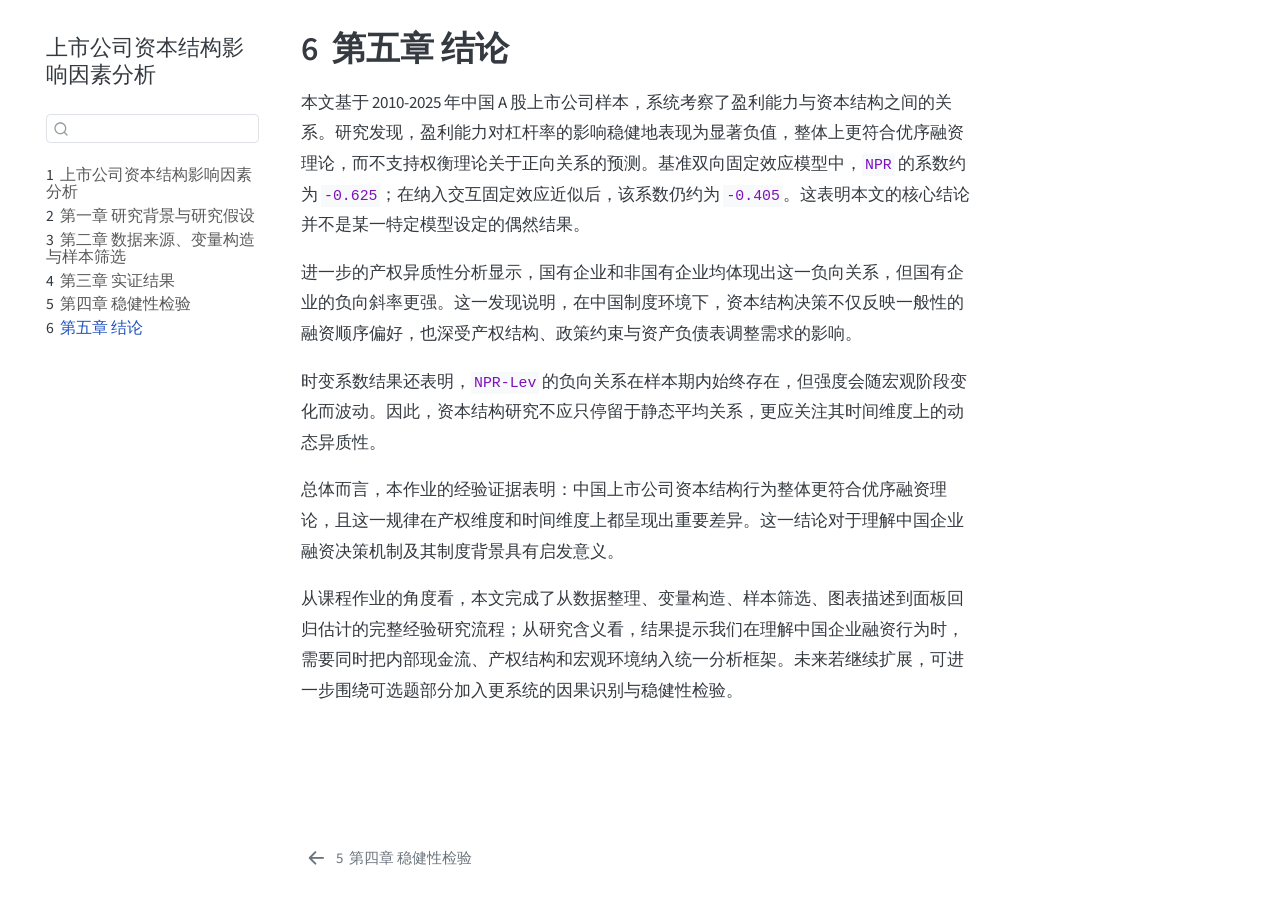
<file: docs/chapters/05_conclusion.html>
<!DOCTYPE html>
<html xmlns="http://www.w3.org/1999/xhtml" lang="en" xml:lang="en"><head>

<meta charset="utf-8">
<meta name="generator" content="quarto-1.7.31">

<meta name="viewport" content="width=device-width, initial-scale=1.0, user-scalable=yes">


<title>6&nbsp; 第五章 结论 – 上市公司资本结构影响因素分析</title>
<style>
code{white-space: pre-wrap;}
span.smallcaps{font-variant: small-caps;}
div.columns{display: flex; gap: min(4vw, 1.5em);}
div.column{flex: auto; overflow-x: auto;}
div.hanging-indent{margin-left: 1.5em; text-indent: -1.5em;}
ul.task-list{list-style: none;}
ul.task-list li input[type="checkbox"] {
  width: 0.8em;
  margin: 0 0.8em 0.2em -1em; /* quarto-specific, see https://github.com/quarto-dev/quarto-cli/issues/4556 */ 
  vertical-align: middle;
}
</style>


<script src="../site_libs/quarto-nav/quarto-nav.js"></script>
<script src="../site_libs/quarto-nav/headroom.min.js"></script>
<script src="../site_libs/clipboard/clipboard.min.js"></script>
<script src="../site_libs/quarto-search/autocomplete.umd.js"></script>
<script src="../site_libs/quarto-search/fuse.min.js"></script>
<script src="../site_libs/quarto-search/quarto-search.js"></script>
<meta name="quarto:offset" content="../">
<link href="../chapters/04_robustness_checks.html" rel="prev">
<script src="../site_libs/quarto-html/quarto.js" type="module"></script>
<script src="../site_libs/quarto-html/tabsets/tabsets.js" type="module"></script>
<script src="../site_libs/quarto-html/popper.min.js"></script>
<script src="../site_libs/quarto-html/tippy.umd.min.js"></script>
<script src="../site_libs/quarto-html/anchor.min.js"></script>
<link href="../site_libs/quarto-html/tippy.css" rel="stylesheet">
<link href="../site_libs/quarto-html/quarto-syntax-highlighting-e1a5c8363afafaef2c763b6775fbf3ca.css" rel="stylesheet" id="quarto-text-highlighting-styles">
<script src="../site_libs/bootstrap/bootstrap.min.js"></script>
<link href="../site_libs/bootstrap/bootstrap-icons.css" rel="stylesheet">
<link href="../site_libs/bootstrap/bootstrap-485d01fc63b59abcd3ee1bf1e8e2748d.min.css" rel="stylesheet" append-hash="true" id="quarto-bootstrap" data-mode="light">
<script id="quarto-search-options" type="application/json">{
  "location": "sidebar",
  "copy-button": false,
  "collapse-after": 3,
  "panel-placement": "start",
  "type": "textbox",
  "limit": 50,
  "keyboard-shortcut": [
    "f",
    "/",
    "s"
  ],
  "show-item-context": false,
  "language": {
    "search-no-results-text": "No results",
    "search-matching-documents-text": "matching documents",
    "search-copy-link-title": "Copy link to search",
    "search-hide-matches-text": "Hide additional matches",
    "search-more-match-text": "more match in this document",
    "search-more-matches-text": "more matches in this document",
    "search-clear-button-title": "Clear",
    "search-text-placeholder": "",
    "search-detached-cancel-button-title": "Cancel",
    "search-submit-button-title": "Submit",
    "search-label": "Search"
  }
}</script>


<link rel="stylesheet" href="../styles.css">
</head>

<body class="nav-sidebar floating quarto-light">

<div id="quarto-search-results"></div>
  <header id="quarto-header" class="headroom fixed-top">
  <nav class="quarto-secondary-nav">
    <div class="container-fluid d-flex">
      <button type="button" class="quarto-btn-toggle btn" data-bs-toggle="collapse" role="button" data-bs-target=".quarto-sidebar-collapse-item" aria-controls="quarto-sidebar" aria-expanded="false" aria-label="Toggle sidebar navigation" onclick="if (window.quartoToggleHeadroom) { window.quartoToggleHeadroom(); }">
        <i class="bi bi-layout-text-sidebar-reverse"></i>
      </button>
        <nav class="quarto-page-breadcrumbs" aria-label="breadcrumb"><ol class="breadcrumb"><li class="breadcrumb-item"><a href="../chapters/05_conclusion.html"><span class="chapter-number">6</span>&nbsp; <span class="chapter-title">第五章 结论</span></a></li></ol></nav>
        <a class="flex-grow-1" role="navigation" data-bs-toggle="collapse" data-bs-target=".quarto-sidebar-collapse-item" aria-controls="quarto-sidebar" aria-expanded="false" aria-label="Toggle sidebar navigation" onclick="if (window.quartoToggleHeadroom) { window.quartoToggleHeadroom(); }">      
        </a>
      <button type="button" class="btn quarto-search-button" aria-label="Search" onclick="window.quartoOpenSearch();">
        <i class="bi bi-search"></i>
      </button>
    </div>
  </nav>
</header>
<!-- content -->
<div id="quarto-content" class="quarto-container page-columns page-rows-contents page-layout-article">
<!-- sidebar -->
  <nav id="quarto-sidebar" class="sidebar collapse collapse-horizontal quarto-sidebar-collapse-item sidebar-navigation floating overflow-auto">
    <div class="pt-lg-2 mt-2 text-left sidebar-header">
    <div class="sidebar-title mb-0 py-0">
      <a href="../">上市公司资本结构影响因素分析</a> 
    </div>
      </div>
        <div class="mt-2 flex-shrink-0 align-items-center">
        <div class="sidebar-search">
        <div id="quarto-search" class="" title="Search"></div>
        </div>
        </div>
    <div class="sidebar-menu-container"> 
    <ul class="list-unstyled mt-1">
        <li class="sidebar-item">
  <div class="sidebar-item-container"> 
  <a href="../index.html" class="sidebar-item-text sidebar-link">
 <span class="menu-text"><span class="chapter-number">1</span>&nbsp; <span class="chapter-title">上市公司资本结构影响因素分析</span></span></a>
  </div>
</li>
        <li class="sidebar-item">
  <div class="sidebar-item-container"> 
  <a href="../chapters/01_introduction.html" class="sidebar-item-text sidebar-link">
 <span class="menu-text"><span class="chapter-number">2</span>&nbsp; <span class="chapter-title">第一章 研究背景与研究假设</span></span></a>
  </div>
</li>
        <li class="sidebar-item">
  <div class="sidebar-item-container"> 
  <a href="../chapters/02_data_variables.html" class="sidebar-item-text sidebar-link">
 <span class="menu-text"><span class="chapter-number">3</span>&nbsp; <span class="chapter-title">第二章 数据来源、变量构造与样本筛选</span></span></a>
  </div>
</li>
        <li class="sidebar-item">
  <div class="sidebar-item-container"> 
  <a href="../chapters/03_empirical_results.html" class="sidebar-item-text sidebar-link">
 <span class="menu-text"><span class="chapter-number">4</span>&nbsp; <span class="chapter-title">第三章 实证结果</span></span></a>
  </div>
</li>
        <li class="sidebar-item">
  <div class="sidebar-item-container"> 
  <a href="../chapters/04_robustness_checks.html" class="sidebar-item-text sidebar-link">
 <span class="menu-text"><span class="chapter-number">5</span>&nbsp; <span class="chapter-title">第四章 稳健性检验</span></span></a>
  </div>
</li>
        <li class="sidebar-item">
  <div class="sidebar-item-container"> 
  <a href="../chapters/05_conclusion.html" class="sidebar-item-text sidebar-link active">
 <span class="menu-text"><span class="chapter-number">6</span>&nbsp; <span class="chapter-title">第五章 结论</span></span></a>
  </div>
</li>
    </ul>
    </div>
</nav>
<div id="quarto-sidebar-glass" class="quarto-sidebar-collapse-item" data-bs-toggle="collapse" data-bs-target=".quarto-sidebar-collapse-item"></div>
<!-- margin-sidebar -->
    <div id="quarto-margin-sidebar" class="sidebar margin-sidebar zindex-bottom">
        
    </div>
<!-- main -->
<main class="content" id="quarto-document-content">

<header id="title-block-header" class="quarto-title-block default">
<div class="quarto-title">
<h1 class="title"><span class="chapter-number">6</span>&nbsp; <span class="chapter-title">第五章 结论</span></h1>
</div>



<div class="quarto-title-meta">

    
  
    
  </div>
  


</header>


<p>本文基于 2010-2025 年中国 A 股上市公司样本，系统考察了盈利能力与资本结构之间的关系。研究发现，盈利能力对杠杆率的影响稳健地表现为显著负值，整体上更符合优序融资理论，而不支持权衡理论关于正向关系的预测。基准双向固定效应模型中，<code>NPR</code> 的系数约为 <code>-0.625</code>；在纳入交互固定效应近似后，该系数仍约为 <code>-0.405</code>。这表明本文的核心结论并不是某一特定模型设定的偶然结果。</p>
<p>进一步的产权异质性分析显示，国有企业和非国有企业均体现出这一负向关系，但国有企业的负向斜率更强。这一发现说明，在中国制度环境下，资本结构决策不仅反映一般性的融资顺序偏好，也深受产权结构、政策约束与资产负债表调整需求的影响。</p>
<p>时变系数结果还表明，<code>NPR-Lev</code> 的负向关系在样本期内始终存在，但强度会随宏观阶段变化而波动。因此，资本结构研究不应只停留于静态平均关系，更应关注其时间维度上的动态异质性。</p>
<p>总体而言，本作业的经验证据表明：中国上市公司资本结构行为整体更符合优序融资理论，且这一规律在产权维度和时间维度上都呈现出重要差异。这一结论对于理解中国企业融资决策机制及其制度背景具有启发意义。</p>
<p>从课程作业的角度看，本文完成了从数据整理、变量构造、样本筛选、图表描述到面板回归估计的完整经验研究流程；从研究含义看，结果提示我们在理解中国企业融资行为时，需要同时把内部现金流、产权结构和宏观环境纳入统一分析框架。未来若继续扩展，可进一步围绕可选题部分加入更系统的因果识别与稳健性检验。</p>



</main> <!-- /main -->
<script id="quarto-html-after-body" type="application/javascript">
  window.document.addEventListener("DOMContentLoaded", function (event) {
    const icon = "";
    const anchorJS = new window.AnchorJS();
    anchorJS.options = {
      placement: 'right',
      icon: icon
    };
    anchorJS.add('.anchored');
    const isCodeAnnotation = (el) => {
      for (const clz of el.classList) {
        if (clz.startsWith('code-annotation-')) {                     
          return true;
        }
      }
      return false;
    }
    const onCopySuccess = function(e) {
      // button target
      const button = e.trigger;
      // don't keep focus
      button.blur();
      // flash "checked"
      button.classList.add('code-copy-button-checked');
      var currentTitle = button.getAttribute("title");
      button.setAttribute("title", "Copied!");
      let tooltip;
      if (window.bootstrap) {
        button.setAttribute("data-bs-toggle", "tooltip");
        button.setAttribute("data-bs-placement", "left");
        button.setAttribute("data-bs-title", "Copied!");
        tooltip = new bootstrap.Tooltip(button, 
          { trigger: "manual", 
            customClass: "code-copy-button-tooltip",
            offset: [0, -8]});
        tooltip.show();    
      }
      setTimeout(function() {
        if (tooltip) {
          tooltip.hide();
          button.removeAttribute("data-bs-title");
          button.removeAttribute("data-bs-toggle");
          button.removeAttribute("data-bs-placement");
        }
        button.setAttribute("title", currentTitle);
        button.classList.remove('code-copy-button-checked');
      }, 1000);
      // clear code selection
      e.clearSelection();
    }
    const getTextToCopy = function(trigger) {
        const codeEl = trigger.previousElementSibling.cloneNode(true);
        for (const childEl of codeEl.children) {
          if (isCodeAnnotation(childEl)) {
            childEl.remove();
          }
        }
        return codeEl.innerText;
    }
    const clipboard = new window.ClipboardJS('.code-copy-button:not([data-in-quarto-modal])', {
      text: getTextToCopy
    });
    clipboard.on('success', onCopySuccess);
    if (window.document.getElementById('quarto-embedded-source-code-modal')) {
      const clipboardModal = new window.ClipboardJS('.code-copy-button[data-in-quarto-modal]', {
        text: getTextToCopy,
        container: window.document.getElementById('quarto-embedded-source-code-modal')
      });
      clipboardModal.on('success', onCopySuccess);
    }
      var localhostRegex = new RegExp(/^(?:http|https):\/\/localhost\:?[0-9]*\//);
      var mailtoRegex = new RegExp(/^mailto:/);
        var filterRegex = new RegExp('/' + window.location.host + '/');
      var isInternal = (href) => {
          return filterRegex.test(href) || localhostRegex.test(href) || mailtoRegex.test(href);
      }
      // Inspect non-navigation links and adorn them if external
     var links = window.document.querySelectorAll('a[href]:not(.nav-link):not(.navbar-brand):not(.toc-action):not(.sidebar-link):not(.sidebar-item-toggle):not(.pagination-link):not(.no-external):not([aria-hidden]):not(.dropdown-item):not(.quarto-navigation-tool):not(.about-link)');
      for (var i=0; i<links.length; i++) {
        const link = links[i];
        if (!isInternal(link.href)) {
          // undo the damage that might have been done by quarto-nav.js in the case of
          // links that we want to consider external
          if (link.dataset.originalHref !== undefined) {
            link.href = link.dataset.originalHref;
          }
        }
      }
    function tippyHover(el, contentFn, onTriggerFn, onUntriggerFn) {
      const config = {
        allowHTML: true,
        maxWidth: 500,
        delay: 100,
        arrow: false,
        appendTo: function(el) {
            return el.parentElement;
        },
        interactive: true,
        interactiveBorder: 10,
        theme: 'quarto',
        placement: 'bottom-start',
      };
      if (contentFn) {
        config.content = contentFn;
      }
      if (onTriggerFn) {
        config.onTrigger = onTriggerFn;
      }
      if (onUntriggerFn) {
        config.onUntrigger = onUntriggerFn;
      }
      window.tippy(el, config); 
    }
    const noterefs = window.document.querySelectorAll('a[role="doc-noteref"]');
    for (var i=0; i<noterefs.length; i++) {
      const ref = noterefs[i];
      tippyHover(ref, function() {
        // use id or data attribute instead here
        let href = ref.getAttribute('data-footnote-href') || ref.getAttribute('href');
        try { href = new URL(href).hash; } catch {}
        const id = href.replace(/^#\/?/, "");
        const note = window.document.getElementById(id);
        if (note) {
          return note.innerHTML;
        } else {
          return "";
        }
      });
    }
    const xrefs = window.document.querySelectorAll('a.quarto-xref');
    const processXRef = (id, note) => {
      // Strip column container classes
      const stripColumnClz = (el) => {
        el.classList.remove("page-full", "page-columns");
        if (el.children) {
          for (const child of el.children) {
            stripColumnClz(child);
          }
        }
      }
      stripColumnClz(note)
      if (id === null || id.startsWith('sec-')) {
        // Special case sections, only their first couple elements
        const container = document.createElement("div");
        if (note.children && note.children.length > 2) {
          container.appendChild(note.children[0].cloneNode(true));
          for (let i = 1; i < note.children.length; i++) {
            const child = note.children[i];
            if (child.tagName === "P" && child.innerText === "") {
              continue;
            } else {
              container.appendChild(child.cloneNode(true));
              break;
            }
          }
          if (window.Quarto?.typesetMath) {
            window.Quarto.typesetMath(container);
          }
          return container.innerHTML
        } else {
          if (window.Quarto?.typesetMath) {
            window.Quarto.typesetMath(note);
          }
          return note.innerHTML;
        }
      } else {
        // Remove any anchor links if they are present
        const anchorLink = note.querySelector('a.anchorjs-link');
        if (anchorLink) {
          anchorLink.remove();
        }
        if (window.Quarto?.typesetMath) {
          window.Quarto.typesetMath(note);
        }
        if (note.classList.contains("callout")) {
          return note.outerHTML;
        } else {
          return note.innerHTML;
        }
      }
    }
    for (var i=0; i<xrefs.length; i++) {
      const xref = xrefs[i];
      tippyHover(xref, undefined, function(instance) {
        instance.disable();
        let url = xref.getAttribute('href');
        let hash = undefined; 
        if (url.startsWith('#')) {
          hash = url;
        } else {
          try { hash = new URL(url).hash; } catch {}
        }
        if (hash) {
          const id = hash.replace(/^#\/?/, "");
          const note = window.document.getElementById(id);
          if (note !== null) {
            try {
              const html = processXRef(id, note.cloneNode(true));
              instance.setContent(html);
            } finally {
              instance.enable();
              instance.show();
            }
          } else {
            // See if we can fetch this
            fetch(url.split('#')[0])
            .then(res => res.text())
            .then(html => {
              const parser = new DOMParser();
              const htmlDoc = parser.parseFromString(html, "text/html");
              const note = htmlDoc.getElementById(id);
              if (note !== null) {
                const html = processXRef(id, note);
                instance.setContent(html);
              } 
            }).finally(() => {
              instance.enable();
              instance.show();
            });
          }
        } else {
          // See if we can fetch a full url (with no hash to target)
          // This is a special case and we should probably do some content thinning / targeting
          fetch(url)
          .then(res => res.text())
          .then(html => {
            const parser = new DOMParser();
            const htmlDoc = parser.parseFromString(html, "text/html");
            const note = htmlDoc.querySelector('main.content');
            if (note !== null) {
              // This should only happen for chapter cross references
              // (since there is no id in the URL)
              // remove the first header
              if (note.children.length > 0 && note.children[0].tagName === "HEADER") {
                note.children[0].remove();
              }
              const html = processXRef(null, note);
              instance.setContent(html);
            } 
          }).finally(() => {
            instance.enable();
            instance.show();
          });
        }
      }, function(instance) {
      });
    }
        let selectedAnnoteEl;
        const selectorForAnnotation = ( cell, annotation) => {
          let cellAttr = 'data-code-cell="' + cell + '"';
          let lineAttr = 'data-code-annotation="' +  annotation + '"';
          const selector = 'span[' + cellAttr + '][' + lineAttr + ']';
          return selector;
        }
        const selectCodeLines = (annoteEl) => {
          const doc = window.document;
          const targetCell = annoteEl.getAttribute("data-target-cell");
          const targetAnnotation = annoteEl.getAttribute("data-target-annotation");
          const annoteSpan = window.document.querySelector(selectorForAnnotation(targetCell, targetAnnotation));
          const lines = annoteSpan.getAttribute("data-code-lines").split(",");
          const lineIds = lines.map((line) => {
            return targetCell + "-" + line;
          })
          let top = null;
          let height = null;
          let parent = null;
          if (lineIds.length > 0) {
              //compute the position of the single el (top and bottom and make a div)
              const el = window.document.getElementById(lineIds[0]);
              top = el.offsetTop;
              height = el.offsetHeight;
              parent = el.parentElement.parentElement;
            if (lineIds.length > 1) {
              const lastEl = window.document.getElementById(lineIds[lineIds.length - 1]);
              const bottom = lastEl.offsetTop + lastEl.offsetHeight;
              height = bottom - top;
            }
            if (top !== null && height !== null && parent !== null) {
              // cook up a div (if necessary) and position it 
              let div = window.document.getElementById("code-annotation-line-highlight");
              if (div === null) {
                div = window.document.createElement("div");
                div.setAttribute("id", "code-annotation-line-highlight");
                div.style.position = 'absolute';
                parent.appendChild(div);
              }
              div.style.top = top - 2 + "px";
              div.style.height = height + 4 + "px";
              div.style.left = 0;
              let gutterDiv = window.document.getElementById("code-annotation-line-highlight-gutter");
              if (gutterDiv === null) {
                gutterDiv = window.document.createElement("div");
                gutterDiv.setAttribute("id", "code-annotation-line-highlight-gutter");
                gutterDiv.style.position = 'absolute';
                const codeCell = window.document.getElementById(targetCell);
                const gutter = codeCell.querySelector('.code-annotation-gutter');
                gutter.appendChild(gutterDiv);
              }
              gutterDiv.style.top = top - 2 + "px";
              gutterDiv.style.height = height + 4 + "px";
            }
            selectedAnnoteEl = annoteEl;
          }
        };
        const unselectCodeLines = () => {
          const elementsIds = ["code-annotation-line-highlight", "code-annotation-line-highlight-gutter"];
          elementsIds.forEach((elId) => {
            const div = window.document.getElementById(elId);
            if (div) {
              div.remove();
            }
          });
          selectedAnnoteEl = undefined;
        };
          // Handle positioning of the toggle
      window.addEventListener(
        "resize",
        throttle(() => {
          elRect = undefined;
          if (selectedAnnoteEl) {
            selectCodeLines(selectedAnnoteEl);
          }
        }, 10)
      );
      function throttle(fn, ms) {
      let throttle = false;
      let timer;
        return (...args) => {
          if(!throttle) { // first call gets through
              fn.apply(this, args);
              throttle = true;
          } else { // all the others get throttled
              if(timer) clearTimeout(timer); // cancel #2
              timer = setTimeout(() => {
                fn.apply(this, args);
                timer = throttle = false;
              }, ms);
          }
        };
      }
        // Attach click handler to the DT
        const annoteDls = window.document.querySelectorAll('dt[data-target-cell]');
        for (const annoteDlNode of annoteDls) {
          annoteDlNode.addEventListener('click', (event) => {
            const clickedEl = event.target;
            if (clickedEl !== selectedAnnoteEl) {
              unselectCodeLines();
              const activeEl = window.document.querySelector('dt[data-target-cell].code-annotation-active');
              if (activeEl) {
                activeEl.classList.remove('code-annotation-active');
              }
              selectCodeLines(clickedEl);
              clickedEl.classList.add('code-annotation-active');
            } else {
              // Unselect the line
              unselectCodeLines();
              clickedEl.classList.remove('code-annotation-active');
            }
          });
        }
    const findCites = (el) => {
      const parentEl = el.parentElement;
      if (parentEl) {
        const cites = parentEl.dataset.cites;
        if (cites) {
          return {
            el,
            cites: cites.split(' ')
          };
        } else {
          return findCites(el.parentElement)
        }
      } else {
        return undefined;
      }
    };
    var bibliorefs = window.document.querySelectorAll('a[role="doc-biblioref"]');
    for (var i=0; i<bibliorefs.length; i++) {
      const ref = bibliorefs[i];
      const citeInfo = findCites(ref);
      if (citeInfo) {
        tippyHover(citeInfo.el, function() {
          var popup = window.document.createElement('div');
          citeInfo.cites.forEach(function(cite) {
            var citeDiv = window.document.createElement('div');
            citeDiv.classList.add('hanging-indent');
            citeDiv.classList.add('csl-entry');
            var biblioDiv = window.document.getElementById('ref-' + cite);
            if (biblioDiv) {
              citeDiv.innerHTML = biblioDiv.innerHTML;
            }
            popup.appendChild(citeDiv);
          });
          return popup.innerHTML;
        });
      }
    }
  });
  </script>
<nav class="page-navigation">
  <div class="nav-page nav-page-previous">
      <a href="../chapters/04_robustness_checks.html" class="pagination-link" aria-label="第四章 稳健性检验">
        <i class="bi bi-arrow-left-short"></i> <span class="nav-page-text"><span class="chapter-number">5</span>&nbsp; <span class="chapter-title">第四章 稳健性检验</span></span>
      </a>          
  </div>
  <div class="nav-page nav-page-next">
  </div>
</nav>
</div> <!-- /content -->




</body></html>
</file>
<file: docs/site_libs/quarto-html/tippy.css>
.tippy-box[data-animation=fade][data-state=hidden]{opacity:0}[data-tippy-root]{max-width:calc(100vw - 10px)}.tippy-box{position:relative;background-color:#333;color:#fff;border-radius:4px;font-size:14px;line-height:1.4;white-space:normal;outline:0;transition-property:transform,visibility,opacity}.tippy-box[data-placement^=top]>.tippy-arrow{bottom:0}.tippy-box[data-placement^=top]>.tippy-arrow:before{bottom:-7px;left:0;border-width:8px 8px 0;border-top-color:initial;transform-origin:center top}.tippy-box[data-placement^=bottom]>.tippy-arrow{top:0}.tippy-box[data-placement^=bottom]>.tippy-arrow:before{top:-7px;left:0;border-width:0 8px 8px;border-bottom-color:initial;transform-origin:center bottom}.tippy-box[data-placement^=left]>.tippy-arrow{right:0}.tippy-box[data-placement^=left]>.tippy-arrow:before{border-width:8px 0 8px 8px;border-left-color:initial;right:-7px;transform-origin:center left}.tippy-box[data-placement^=right]>.tippy-arrow{left:0}.tippy-box[data-placement^=right]>.tippy-arrow:before{left:-7px;border-width:8px 8px 8px 0;border-right-color:initial;transform-origin:center right}.tippy-box[data-inertia][data-state=visible]{transition-timing-function:cubic-bezier(.54,1.5,.38,1.11)}.tippy-arrow{width:16px;height:16px;color:#333}.tippy-arrow:before{content:"";position:absolute;border-color:transparent;border-style:solid}.tippy-content{position:relative;padding:5px 9px;z-index:1}
</file>
<file: docs/site_libs/quarto-html/quarto-syntax-highlighting-e1a5c8363afafaef2c763b6775fbf3ca.css>
/* quarto syntax highlight colors */
:root {
  --quarto-hl-ot-color: #003B4F;
  --quarto-hl-at-color: #657422;
  --quarto-hl-ss-color: #20794D;
  --quarto-hl-an-color: #5E5E5E;
  --quarto-hl-fu-color: #4758AB;
  --quarto-hl-st-color: #20794D;
  --quarto-hl-cf-color: #003B4F;
  --quarto-hl-op-color: #5E5E5E;
  --quarto-hl-er-color: #AD0000;
  --quarto-hl-bn-color: #AD0000;
  --quarto-hl-al-color: #AD0000;
  --quarto-hl-va-color: #111111;
  --quarto-hl-bu-color: inherit;
  --quarto-hl-ex-color: inherit;
  --quarto-hl-pp-color: #AD0000;
  --quarto-hl-in-color: #5E5E5E;
  --quarto-hl-vs-color: #20794D;
  --quarto-hl-wa-color: #5E5E5E;
  --quarto-hl-do-color: #5E5E5E;
  --quarto-hl-im-color: #00769E;
  --quarto-hl-ch-color: #20794D;
  --quarto-hl-dt-color: #AD0000;
  --quarto-hl-fl-color: #AD0000;
  --quarto-hl-co-color: #5E5E5E;
  --quarto-hl-cv-color: #5E5E5E;
  --quarto-hl-cn-color: #8f5902;
  --quarto-hl-sc-color: #5E5E5E;
  --quarto-hl-dv-color: #AD0000;
  --quarto-hl-kw-color: #003B4F;
}

/* other quarto variables */
:root {
  --quarto-font-monospace: SFMono-Regular, Menlo, Monaco, Consolas, "Liberation Mono", "Courier New", monospace;
}

/* syntax highlight based on Pandoc's rules */
pre > code.sourceCode > span {
  color: #003B4F;
}

code.sourceCode > span {
  color: #003B4F;
}

div.sourceCode,
div.sourceCode pre.sourceCode {
  color: #003B4F;
}

/* Normal */
code span {
  color: #003B4F;
}

/* Alert */
code span.al {
  color: #AD0000;
  font-style: inherit;
}

/* Annotation */
code span.an {
  color: #5E5E5E;
  font-style: inherit;
}

/* Attribute */
code span.at {
  color: #657422;
  font-style: inherit;
}

/* BaseN */
code span.bn {
  color: #AD0000;
  font-style: inherit;
}

/* BuiltIn */
code span.bu {
  font-style: inherit;
}

/* ControlFlow */
code span.cf {
  color: #003B4F;
  font-weight: bold;
  font-style: inherit;
}

/* Char */
code span.ch {
  color: #20794D;
  font-style: inherit;
}

/* Constant */
code span.cn {
  color: #8f5902;
  font-style: inherit;
}

/* Comment */
code span.co {
  color: #5E5E5E;
  font-style: inherit;
}

/* CommentVar */
code span.cv {
  color: #5E5E5E;
  font-style: italic;
}

/* Documentation */
code span.do {
  color: #5E5E5E;
  font-style: italic;
}

/* DataType */
code span.dt {
  color: #AD0000;
  font-style: inherit;
}

/* DecVal */
code span.dv {
  color: #AD0000;
  font-style: inherit;
}

/* Error */
code span.er {
  color: #AD0000;
  font-style: inherit;
}

/* Extension */
code span.ex {
  font-style: inherit;
}

/* Float */
code span.fl {
  color: #AD0000;
  font-style: inherit;
}

/* Function */
code span.fu {
  color: #4758AB;
  font-style: inherit;
}

/* Import */
code span.im {
  color: #00769E;
  font-style: inherit;
}

/* Information */
code span.in {
  color: #5E5E5E;
  font-style: inherit;
}

/* Keyword */
code span.kw {
  color: #003B4F;
  font-weight: bold;
  font-style: inherit;
}

/* Operator */
code span.op {
  color: #5E5E5E;
  font-style: inherit;
}

/* Other */
code span.ot {
  color: #003B4F;
  font-style: inherit;
}

/* Preprocessor */
code span.pp {
  color: #AD0000;
  font-style: inherit;
}

/* SpecialChar */
code span.sc {
  color: #5E5E5E;
  font-style: inherit;
}

/* SpecialString */
code span.ss {
  color: #20794D;
  font-style: inherit;
}

/* String */
code span.st {
  color: #20794D;
  font-style: inherit;
}

/* Variable */
code span.va {
  color: #111111;
  font-style: inherit;
}

/* VerbatimString */
code span.vs {
  color: #20794D;
  font-style: inherit;
}

/* Warning */
code span.wa {
  color: #5E5E5E;
  font-style: italic;
}

.prevent-inlining {
  content: "</";
}

/*# sourceMappingURL=c735b2cac6c846c1abc72f5ce1520814.css.map */
</file>
<file: docs/styles.css>
body {
  line-height: 1.8;
}

.quarto-title-block .quarto-title-banner {
  background: linear-gradient(120deg, #1f4e79, #4f81bd);
}

.table caption {
  caption-side: top;
  font-weight: 600;
}
</file>
